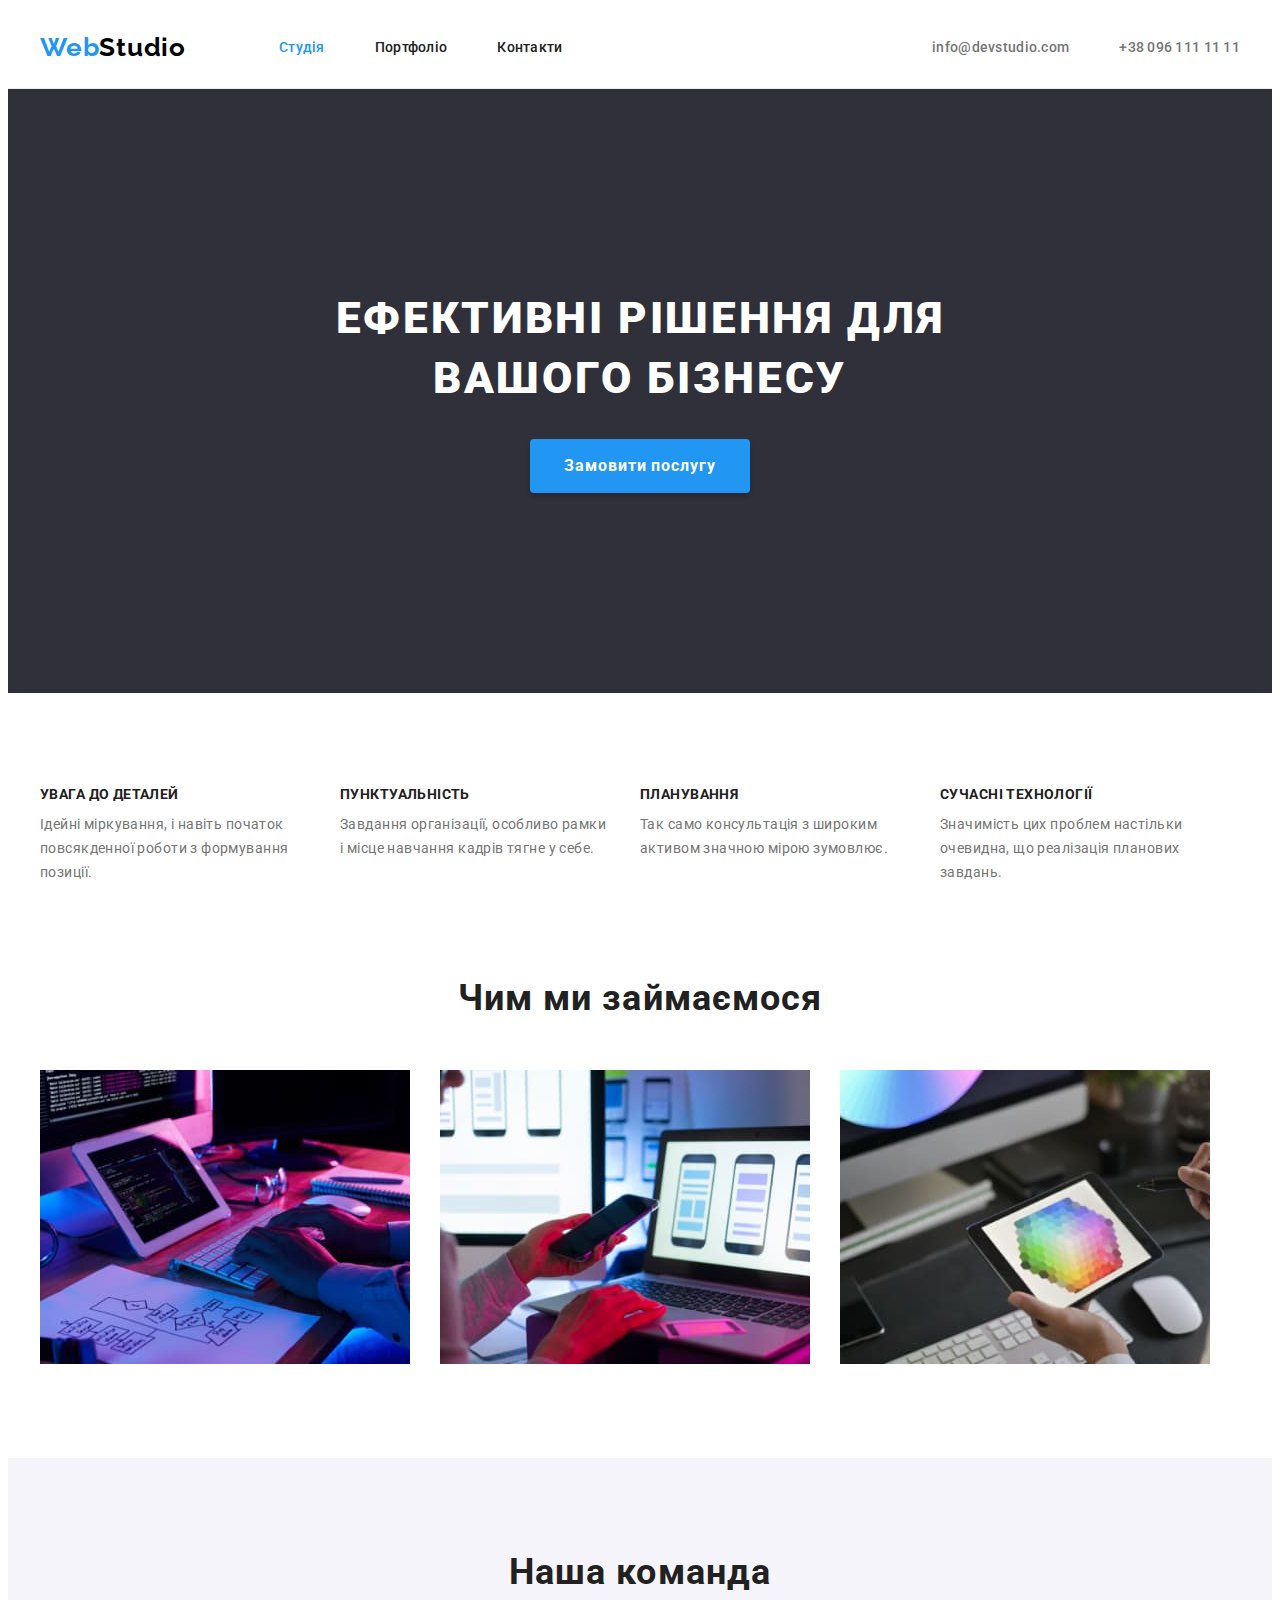
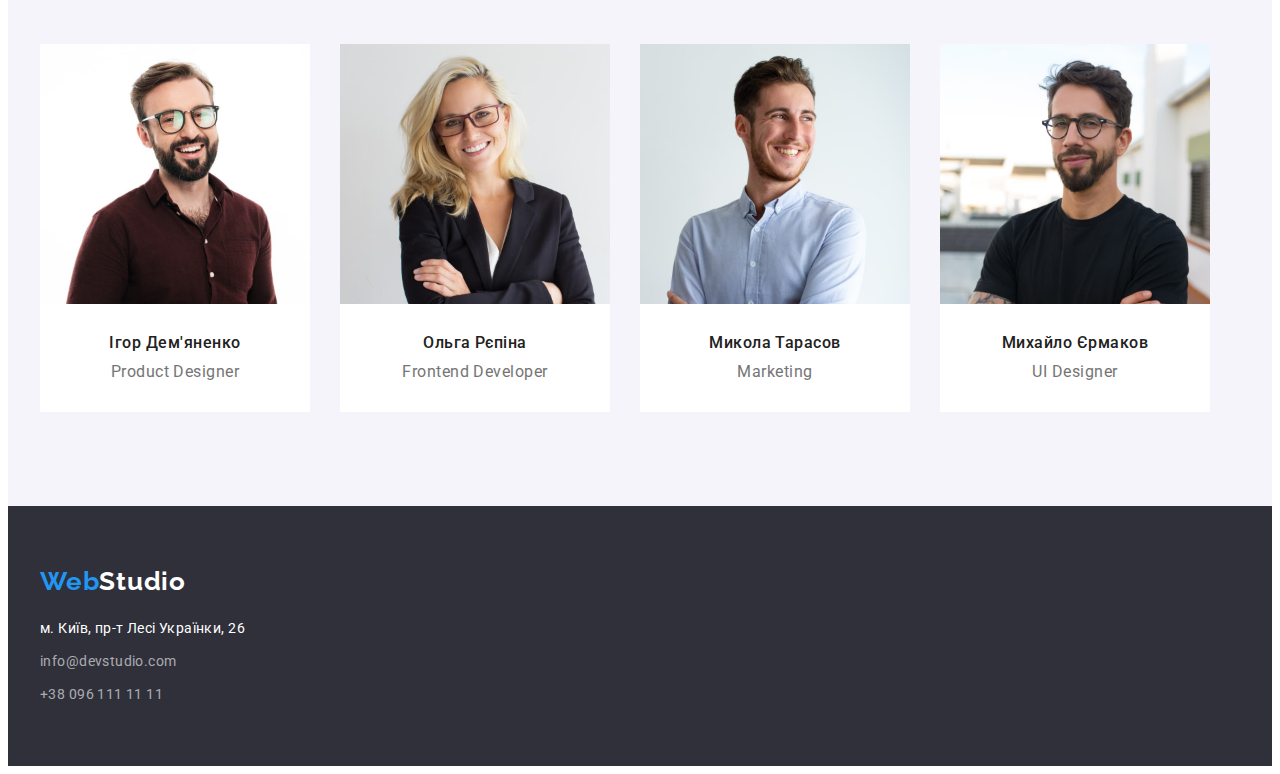
<file: index.html>
<!DOCTYPE html>
<html lang="uk">
  <head>
    <meta charset="UTF-8" />
    <meta http-equiv="X-UA-Compatible" content="IE=edge" />
    <meta name="viewport" content="width=device-width, initial-scale=1.0" />
    <title>Студія</title>

    <link rel="preconnect" href="https://fonts.googleapis.com" />
    <link rel="preconnect" href="https://fonts.gstatic.com" crossorigin />
    <link
      href="https://fonts.googleapis.com/css2?family=Raleway:wght@700&family=Roboto:wght@400;500;700;900&display=swap"
      rel="stylesheet"
    />
    <link
      rel="stylesheet"
      href="https://cdnjs.cloudflare.com/ajax/libs/modern-normalize/1.1.0/modern-normalize.min.css"
      integrity="sha512-wpPYUAdjBVSE4KJnH1VR1HeZfpl1ub8YT/NKx4PuQ5NmX2tKuGu6U/JRp5y+Y8XG2tV+wKQpNHVUX03MfMFn9Q=="
      crossorigin="anonymous"
      referrerpolicy="no-referrer"
    />
    <link rel="stylesheet" href="./css/style.css" />
  </head>

  <body>
    <header class="header">
      <div class="container header-container">
        <a class="logo" lang="en" href="./index.html">
          Web<span class="logo-part">Studio</span>
        </a>
        <nav>
          <ul class="navigation list">
            <li class="navigation-item">
              <a class="navigation-link link current" href="#">Студія</a>
            </li>
            <li class="navigation-item">
              <a class="navigation-link link" href="./portfolio.html"
                >Портфоліо</a
              >
            </li>
            <li class="navigation-item">
              <a class="navigation-link link" href="#">Контакти</a>
            </li>
          </ul>
        </nav>
        <ul class="list contact-list">
          <li>
            <a class="header-mail link" href="mailto:info@devstudio.com"
              >info@devstudio.com</a
            >
          </li>
          <li>
            <a class="header-tel link" href="tel:+380961111111"
              >+38 096 111 11 11</a
            >
          </li>
        </ul>
      </div>
    </header>
    <main>
      <section class="hero section">
        <div class="container">
          <h1 class="hero-title">Ефективні рішення для вашого бізнесу</h1>
          <button class="hero-btn" type="button">Замовити послугу</button>
        </div>
      </section>

      <section class="advantage section">
        <div class="container">
          <h2 class="visually-hidden">Переваги</h2>
          <ul class="list adventage-list">
            <li>
              <h3 class="adventage-title">УВАГА ДО ДЕТАЛЕЙ</h3>
              <p class="adventage-text">
                Ідейні міркування, і навіть початок повсякденної роботи з
                формування позиції.
              </p>
            </li>
            <li>
              <h3 class="adventage-title">ПУНКТУАЛЬНІСТЬ</h3>
              <p class="adventage-text">
                Завдання організації, особливо рамки і місце навчання кадрів
                тягне у себе.
              </p>
            </li>
            <li>
              <h3 class="adventage-title">ПЛАНУВАННЯ</h3>
              <p class="adventage-text">
                Так само консультація з широким активом значною мірою зумовлює.
              </p>
            </li>
            <li>
              <h3 class="adventage-title">СУЧАСНІ ТЕХНОЛОГІЇ</h3>
              <p class="adventage-text">
                Значимість цих проблем настільки очевидна, що реалізація
                планових завдань.
              </p>
            </li>
          </ul>
        </div>
      </section>

      <section class="examples section">
        <div class="container">
          <h2 class="examples-title">Чим ми займаємося</h2>
          <ul class="list examples-list">
            <li>
              <img
                src="./images/code.jpg"
                alt="чоловік пише код"
                width="370"
                height="294"
              />
            </li>
            <li>
              <img
                src="./images/design.jpg"
                alt="жінка вибирає дизайн телефону"
                width="370"
                height="294"
              />
            </li>
            <li>
              <img
                src="./images/color.jpg"
                alt="дизайнер підбирає кольорову гаму"
                width="370"
                height="294"
              />
            </li>
          </ul>
        </div>
      </section>

      <section class="team section">
        <div class="container">
          <h2 class="team-title">Наша команда</h2>
          <ul class="team-list list">
            <li class="team-list-item">
              <img
                src="./images/igor.jpg"
                alt="фото Ігор Дем'яненко"
                width="270"
                height="260"
              />
              <div class="img-sign">
                <h3 class="team-list-name">Ігор Дем'яненко</h3>
                <p class="team-list-position" lang="en">Product Designer</p>
              </div>
            </li>
            <li class="team-list-item">
              <img
                src="./images/olga.jpg"
                alt="фото Ольга Рєпіна"
                width="270"
                height="260"
              />
              <div class="img-sign">
                <h3 class="team-list-name">Ольга Рєпіна</h3>
                <p class="team-list-position" lang="en">Frontend Developer</p>
              </div>
            </li>
            <li class="team-list-item">
              <img
                src="./images/nikola.jpg"
                alt="фото Микола Тарасов"
                width="270"
                height="260"
              />
              <div class="img-sign">
                <h3 class="team-list-name">Микола Тарасов</h3>
                <p class="team-list-position" lang="en">Marketing</p>
              </div>
            </li>
            <li class="team-list-item">
              <img
                src="./images/misha.jpg"
                alt="фото Михайло Єрмаков"
                width="270"
                height="260"
              />
              <div class="img-sign">
                <h3 class="team-list-name">Михайло Єрмаков</h3>
                <p class="team-list-position" lang="en">UI Designer</p>
              </div>
            </li>
          </ul>
        </div>
      </section>
    </main>

    <footer class="footer">
      <div class="container">
        <a class="logo logo-footer" lang="en" href="./index.html">
          Web<span class="logo-part-footer">Studio</span>
        </a>
        <address class="adress">
          <ul class="adress-list list">
            <li class="adress-list-item">
              <a
                class="adress-location link"
                href="https://goo.gl/maps/Y96jRxVXNG4Ckdfr9"
                target="_blank"
                rel="noopener noreferrer"
                >м. Київ, пр-т Лесі Українки, 26</a
              >
            </li>
            <li class="adress-list-item">
              <a class="adress-mail link" href="mailto:info@devstudio.com"
                >info@devstudio.com</a
              >
            </li>
            <li class="adress-list-item">
              <a class="adress-tel link" href="tel:+380961111111"
                >+38 096 111 11 11</a
              >
            </li>
          </ul>
        </address>
      </div>
    </footer>
  </body>
</html>
</file>
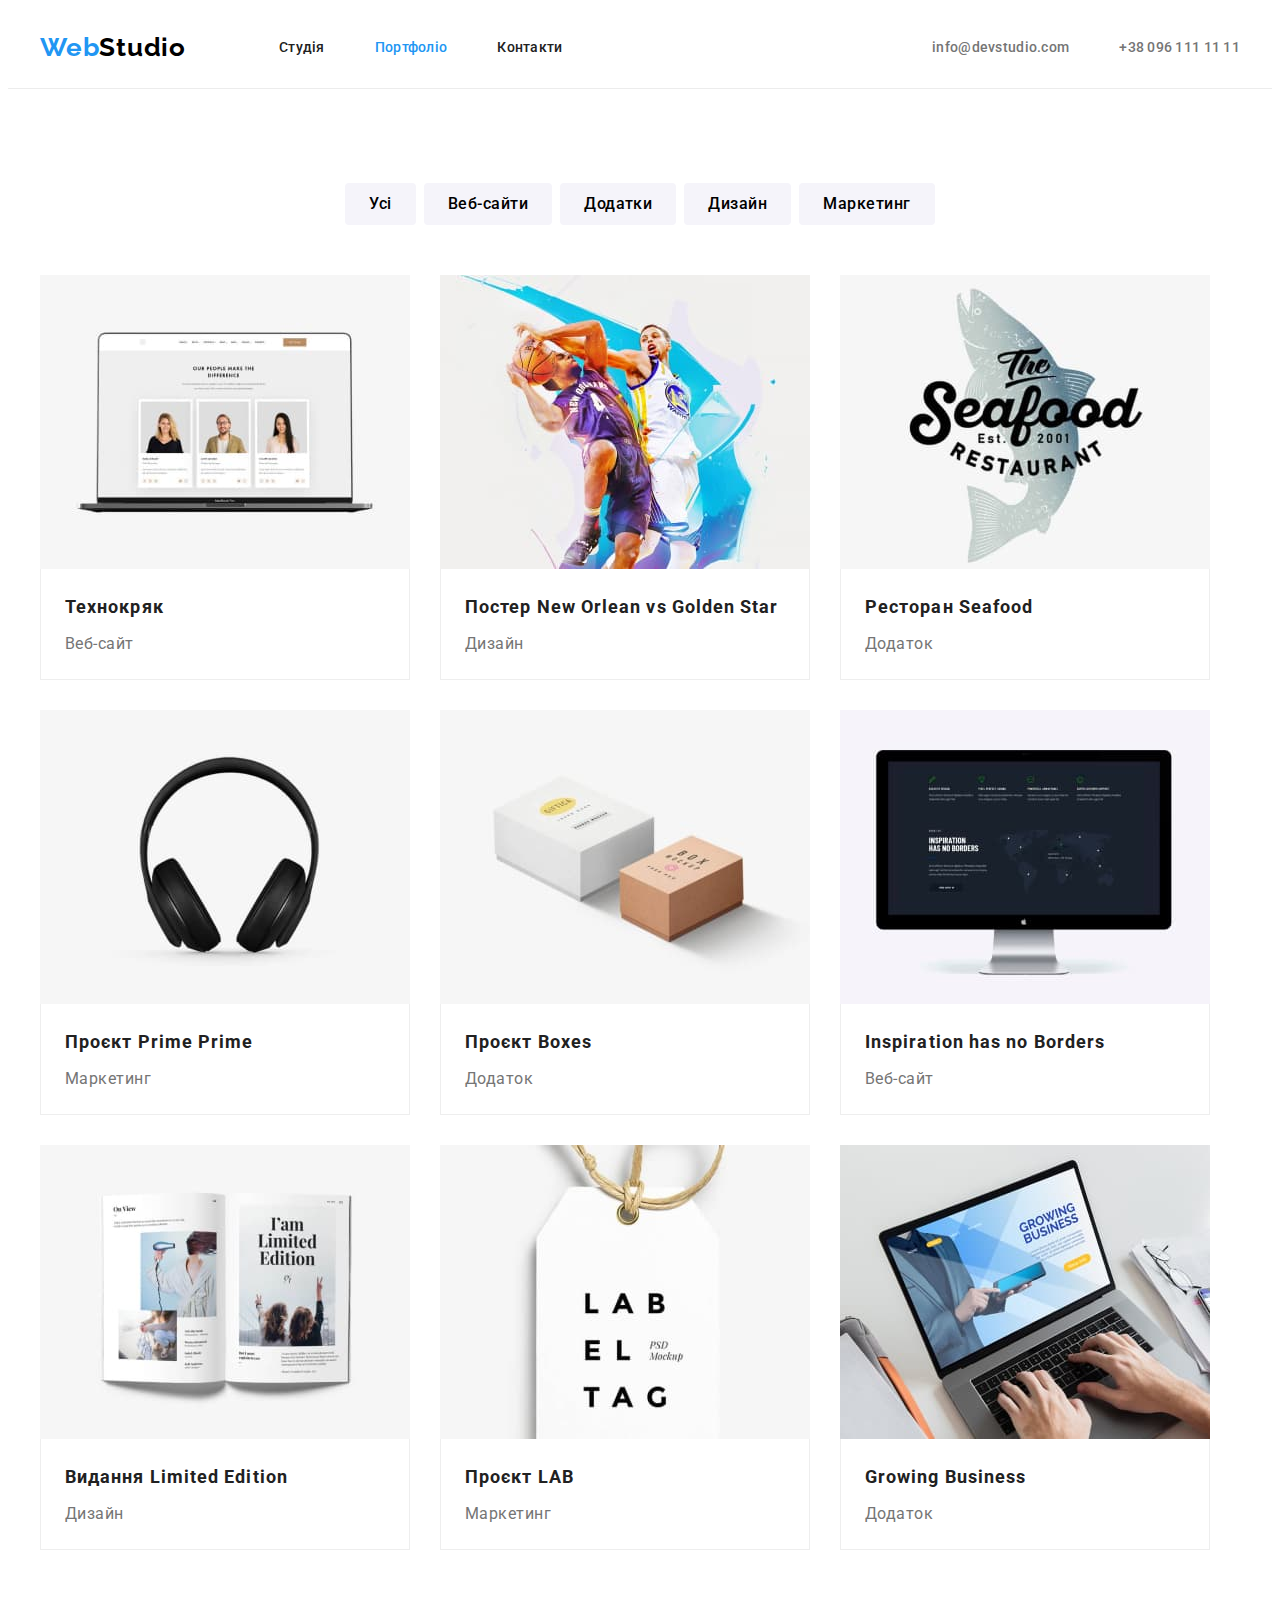
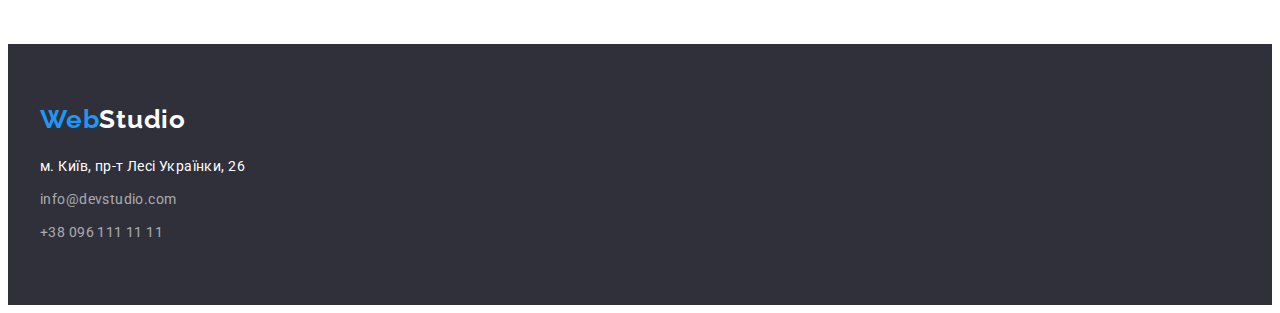
<file: portfolio.html>
<!DOCTYPE html>
<html lang="uk">
  <head>
    <meta charset="UTF-8" />
    <meta http-equiv="X-UA-Compatible" content="IE=edge" />
    <meta name="viewport" content="width=device-width, initial-scale=1.0" />
    <title>Портфоліо</title>
    <link rel="stylesheet" href="./css/style.css" />
    <link rel="preconnect" href="https://fonts.googleapis.com" />
    <link rel="preconnect" href="https://fonts.gstatic.com" crossorigin />
    <link
      href="https://fonts.googleapis.com/css2?family=Raleway:wght@700&family=Roboto:wght@400;500;700;900&display=swap"
      rel="stylesheet"
    />
    <link
      rel="stylesheet"
      href="https://cdnjs.cloudflare.com/ajax/libs/modern-normalize/1.1.0/modern-normalize.min.css"
      integrity="sha512-wpPYUAdjBVSE4KJnH1VR1HeZfpl1ub8YT/NKx4PuQ5NmX2tKuGu6U/JRp5y+Y8XG2tV+wKQpNHVUX03MfMFn9Q=="
      crossorigin="anonymous"
      referrerpolicy="no-referrer"
    />
    <link rel="stylesheet" href="./css/style.css" />
  </head>
  <body>
    <header class="header">
      <div class="container header-container">
        <a class="logo" lang="en" href="./index.html">
          Web<span class="logo-part">Studio</span>
        </a>
        <nav>
          <ul class="navigation list">
            <li class="navigation-item">
              <a class="navigation-link link" href="./index.html">Студія</a>
            </li>
            <li class="navigation-item">
              <a class="navigation-link link current" href="./portfolio.html"
                >Портфоліо</a
              >
            </li>
            <li class="navigation-item">
              <a class="navigation-link link" href="#">Контакти</a>
            </li>
          </ul>
        </nav>
        <ul class="list contact-list">
          <li>
            <a class="header-mail link" href="mailto:info@devstudio.com"
              >info@devstudio.com</a
            >
          </li>
          <li>
            <a class="header-tel link" href="tel:+380961111111"
              >+38 096 111 11 11</a
            >
          </li>
        </ul>
      </div>
    </header>

    <main>
      <section class="section">
        <div class="container">
          <h1 class="visually-hidden">Портфоліо</h1>
          <ul class="portfolio-list list">
            <li class="portfolio-list-item">
              <button class="portfolio-list-btn" type="button">Усі</button>
            </li>
            <li>
              <button class="portfolio-list-btn" type="button">
                Веб-сайти
              </button>
            </li>
            <li>
              <button class="portfolio-list-btn" type="button">Додатки</button>
            </li>
            <li>
              <button class="portfolio-list-btn" type="button">Дизайн</button>
            </li>
            <li>
              <button class="portfolio-list-btn" type="button">
                Маркетинг
              </button>
            </li>
          </ul>
          <ul class="portfolio-exaples-list list">
            <li class="portfolio-emamples-item">
              <a class="portfolio-link link" href="">
                <img
                  src="./images/portfolio/technokryak.jpg"
                  alt="Веб сайт Технокряк"
                  width="370"
                  height="294"
                />
                <div class="portfolio-img-sign">
                  <h2 class="portfolio-examples-name">Технокряк</h2>
                  <p class="portfolio-examples-type">Веб-сайт</p>
                </div>
              </a>
            </li>
            <li class="portfolio-emamples-item">
              <a class="portfolio-link link" href="">
                <img
                  src="./images/portfolio/poster.jpg"
                  alt="Постер"
                  width="370"
                  height="294"
                />
                <div class="portfolio-img-sign">
                  <h2 class="portfolio-examples-name">
                    Постер <span lang="en">New Orlean vs Golden Star</span>
                  </h2>
                  <p class="portfolio-examples-type">Дизайн</p>
                </div>
              </a>
            </li>
            <li class="portfolio-emamples-item">
              <a class="portfolio-link link" href="">
                <img
                  src="./images/portfolio/restaurant.jpg"
                  alt="Емблема ресторану"
                  width="370"
                  height="294"
                />
                <div class="portfolio-img-sign">
                  <h2 class="portfolio-examples-name">
                    Ресторан <span lang="en">Seafood</span>
                  </h2>
                  <p class="portfolio-examples-type">Додаток</p>
                </div></a
              >
            </li>
            <li class="portfolio-emamples-item">
              <a class="portfolio-link link" href="">
                <img
                  src="./images/portfolio/prime.jpg"
                  alt="Навушники"
                  width="370"
                  height="294"
                />
                <div class="portfolio-img-sign">
                  <h2 class="portfolio-examples-name">
                    Проєкт <span lang="en">Prime</span> Prime
                  </h2>
                  <p class="portfolio-examples-type">Маркетинг</p>
                </div>
              </a>
            </li>
            <li class="portfolio-emamples-item">
              <a class="portfolio-link link" href="">
                <img
                  src="./images/portfolio/boxes.jpg"
                  alt="Коробки"
                  width="370"
                  height="294"
                />
                <div class="portfolio-img-sign">
                  <h2 class="portfolio-examples-name">
                    Проєкт <span lang="en">Boxes</span>
                  </h2>
                  <p class="portfolio-examples-type">Додаток</p>
                </div>
              </a>
            </li>
            <li class="portfolio-emamples-item">
              <a class="portfolio-link link" href="">
                <img
                  src="./images/portfolio/inspiration.jpg"
                  alt="Карта світу на моніторі"
                  width="370"
                  height="294"
                />
                <div class="portfolio-img-sign">
                  <h2 class="portfolio-examples-name" lang="en">
                    Inspiration has no Borders
                  </h2>
                  <p class="portfolio-examples-type">Веб-сайт</p>
                </div></a
              >
            </li>
            <li class="portfolio-emamples-item">
              <a class="portfolio-link link" href="">
                <img
                  src="./images/portfolio/limition-edition.jpg"
                  alt="Книга"
                  width="370"
                  height="294"
                />
                <div class="portfolio-img-sign">
                  <h2 class="portfolio-examples-name">
                    Видання <span lang="en">Limited Edition</span>
                  </h2>
                  <p class="portfolio-examples-type">Дизайн</p>
                </div>
              </a>
            </li>
            <li class="portfolio-emamples-item">
              <a class="portfolio-link link" href="">
                <img
                  src="./images/portfolio/lab.jpg"
                  alt="лейба на шнурку"
                  width="370"
                  height="294"
                />
                <div class="portfolio-img-sign">
                  <h2 class="portfolio-examples-name">
                    Проєкт <span lang="en">LAB</span>
                  </h2>
                  <p class="portfolio-examples-type">Маркетинг</p>
                </div></a
              >
            </li>
            <li class="portfolio-emamples-item">
              <a class="portfolio-link link" href="">
                <img
                  src="./images/portfolio/growing-business.jpg"
                  alt="хтось працює на ноуті"
                  width="370"
                  height="294"
                />
                <div class="portfolio-img-sign">
                  <h2 class="portfolio-examples-name" lang="en">
                    Growing Business
                  </h2>
                  <p class="portfolio-examples-type">Додаток</p>
                </div></a
              >
            </li>
          </ul>
        </div>
      </section>
    </main>

    <footer class="footer">
      <div class="container">
        <a class="logo logo-footer" lang="en" href="./index.html">
          Web<span class="logo-part-footer">Studio</span>
        </a>
        <address class="adress">
          <ul class="adress-list list">
            <li class="adress-list-item">
              <a
                class="adress-location link"
                href="https://goo.gl/maps/Y96jRxVXNG4Ckdfr9"
                target="_blank"
                rel="noopener noreferrer"
                >м. Київ, пр-т Лесі Українки, 26</a
              >
            </li>
            <li class="adress-list-item">
              <a class="adress-mail link" href="mailto:info@devstudio.com"
                >info@devstudio.com</a
              >
            </li>
            <li class="adress-list-item">
              <a class="adress-tel link" href="tel:+380961111111"
                >+38 096 111 11 11</a
              >
            </li>
          </ul>
        </address>
      </div>
    </footer>
  </body>
</html>
</file>
<file: css/style.css>
:root {
  --main-color: #212121;
  --link-color: #2196f3;
  --second-text-color: #757575;
  --logo-color: #000000;
  --second-color: #ffffff;
  --team-background-color: #ffffff;
  --background-color-second: #2f303a;
  --background-color-third: #f5f4fa;
  --footer-link-color: rgba(255, 255, 255, 0.6);
  --btn-background-color: #2196f3;
  --btn-second-color: #188ce8;
  --border-color-first: #ececec;
  --border-color-second: #eeeeee;
}

body {
  font-family: "Roboto", sans-serif;
  background-color: #ffffff;
  color: var(--main-color);
}
p,
h1,
h2,
h3,
h4,
h5,
h6 {
  margin: 0;
}

ul {
  margin: 0;
  padding-left: 0;
}

img {
  display: block;
  max-width: 100%;
  height: auto;
}

.list {
  list-style: none;
}

.link {
  text-decoration: none;
}

.container {
  width: 1200px;
  padding-left: 15px;
  padding-right: 15px;
  /* outline: 2px solid red; */
  margin: 0 auto;
}
.section {
  padding-top: 94px;
  padding-bottom: 94px;
}
/* -----------header =============*/
.header {
  border-bottom: 1px solid var(--border-color-first);
}

.header-container {
  display: flex;
  align-items: center;
}

.logo {
  padding-top: 24px;
  padding-bottom: 25px;
  margin-right: 93px;
  display: block;

  font-family: "Raleway";
  font-style: normal;
  font-weight: 700;
  font-size: 26px;
  line-height: 1.19;
  letter-spacing: 0.03em;
  color: var(--link-color);
  text-decoration: none;
}
.logo-part {
  color: var(--logo-color);
}
.navigation {
  display: flex;
  gap: 50px;

  font-weight: 500;
  font-size: 14px;
  line-height: 1.14;
  letter-spacing: 0.02em;
  color: var(--main-color);
}

.navigation-link {
  color: var(--main-color);
  padding-top: 32px;
  padding-bottom: 32px;
  display: block;
}
.navigation-link:hover,
.navigation-link:focus {
  color: var(--link-color);
}
.navigation-link.current {
  color: var(--link-color);
}

.contact-list {
  display: flex;
  gap: 50px;
  margin-left: auto;
}

.header-mail,
.header-tel {
  display: block;
  padding-top: 32px;
  padding-bottom: 32px;

  font-weight: 500;
  font-size: 14px;
  line-height: 1.14;
  letter-spacing: 0.02em;
  color: var(--second-text-color);
}
.header-mail:hover,
.header-tel:hover,
.header-mail:focus,
.header-tel:focus {
  color: var(--link-color);
}

/* ----------- Hero=============*/
.hero {
  background-color: var(--background-color-second);
  text-align: center;
  padding-top: 200px;
  padding-bottom: 200px;
}
.hero-title {
  margin: 0 auto;
  margin-bottom: 30px;
  max-width: 696px;

  font-weight: 900;
  font-size: 44px;
  line-height: 1.36;
  letter-spacing: 0.06em;
  text-transform: uppercase;
  color: var(--second-color);
}

.hero-btn {
  padding: 10px 32px;
  min-width: 216px;

  font-family: inherit;
  background-color: var(--btn-background-color);
  box-shadow: 0px 4px 4px rgba(0, 0, 0, 0.15);
  border-radius: 4px;
  font-weight: 700;
  font-size: 16px;
  line-height: 1.88;
  text-align: center;
  letter-spacing: 0.06em;
  border-color: transparent;
  color: var(--second-color);
  cursor: pointer;
}

.hero-btn:hover,
.hero-btn:focus {
  background-color: var(--btn-second-color);
}

/* ----------- advantage=============*/
.advantage {
  padding-bottom: 47px;
}

.visually-hidden {
  position: absolute;
  white-space: nowrap;
  width: 1px;
  height: 1px;
  overflow: hidden;
  border: 0;
  padding: 0;
  clip: rect(0 0 0 0);
  clip-path: inset(50%);
  margin: -1px;
}

.adventage-list {
  display: flex;
  gap: 30px;
}
.adventage-list li {
  max-width: 270px;
  display: block;
}

.adventage-title {
  margin-bottom: 10px;

  font-weight: 700;
  font-size: 14px;
  line-height: 1.14;
  letter-spacing: 0.03em;
  text-transform: uppercase;
}
.adventage-text {
  font-size: 14px;
  line-height: 1.71;
  letter-spacing: 0.03em;
  color: var(--second-text-color);
}
/* ----------- exaples=============*/
.examples {
  padding-top: 47px;
}
.examples-list {
  display: flex;
  gap: 30px;
}

.examples-title {
  margin-bottom: 50px;

  font-size: 36px;
  line-height: 1.16;
  text-align: center;
  letter-spacing: 0.03em;
}

.team-title {
  font-size: 36px;
  line-height: 1.16;
  text-align: center;
  letter-spacing: 0.03em;
}
/* ----------- team=============*/

.team {
  background-color: var(--background-color-third);
  text-align: center;
}

.team-list {
  display: flex;
  text-align: center;
  gap: 30px;
}
.img-sign {
  padding-top: 30px;
  padding-bottom: 30px;
}
.team-list-item {
  background-color: var(--team-background-color);
}
.team-title {
  margin-bottom: 50px;
}

.team-list-name {
  font-weight: 500;
  font-size: 16px;
  line-height: 1.18;
  letter-spacing: 0.03em;
  margin-bottom: 10px;
}

.team-list-position {
  font-size: 16px;
  line-height: 1.18;
  letter-spacing: 0.03em;
  color: var(--second-text-color);
}

/* ----------- footer=============*/
.footer {
  background-color: var(--background-color-second);
  padding-top: 60px;
  padding-bottom: 60px;
}
.logo-footer {
  padding: 0;
  margin-right: 0;
}

.logo-part-footer {
  color: var(--second-color);
}
.adress {
  margin-top: 20px;

  font-style: normal;
}
.adress-list-item {
  margin-top: 9px;
  display: block;
}
.adress-list-item:first-child {
  margin-top: 0;
}
.adress-location {
  font-size: 14px;
  line-height: 1.71;
  letter-spacing: 0.03em;
  color: var(--second-color);
}
.adress-tel,
.adress-mail {
  font-size: 14px;
  line-height: 1.71;
  letter-spacing: 0.03em;
  color: var(--footer-link-color);
}

.adress-tel:hover,
.adress-mail:hover,
.adress-location:hover {
  color: var(--link-color);
}

.adress-tel:focus,
.adress-mail:focus,
.adress-location:focus {
  color: var(--link-color);
}
/* ----------- portfolio============= */

.portfolio-list {
  display: flex;
  justify-content: center;
  gap: 8px;
  margin-bottom: 50px;
}

.portfolio-list-btn:hover,
.portfolio-list-btn:focus {
  color: var(--second-color);
  background-color: var(--btn-background-color);
}

.portfolio-list-btn {
  padding: 6px 22px;

  font-family: inherit;
  cursor: pointer;
  font-weight: 500;
  font-size: 16px;
  line-height: 1.62;
  border-color: transparent;
  border-radius: 4px;
  text-align: center;
  letter-spacing: 0.03em;
  background-color: var(--background-color-third);
}

.portfolio-exaples-list {
  display: flex;
  flex-wrap: wrap;
  margin: -15px;
}
.portfolio-emamples-item {
  margin: 15px;
  width: 370px;
}

.portfolio-link {
  color: var(--main-color);
  background-color: var(--background-color-third);
}

.portfolio-examples-name {
  margin-bottom: 4px;

  font-size: 18px;
  line-height: 2;
  letter-spacing: 0.06em;
}

.portfolio-examples-type {
  font-size: 16px;
  line-height: 1.88;
  letter-spacing: 0.03em;
  color: var(--second-text-color);
}

.portfolio-img-sign {
  padding: 20px 24px;
  background-color: var(--team-background-color);
  border-left: 1px solid var(--border-color-second);
  border-right: 1px solid var(--border-color-second);
  border-bottom: 1px solid var(--border-color-second);
}
</file>
